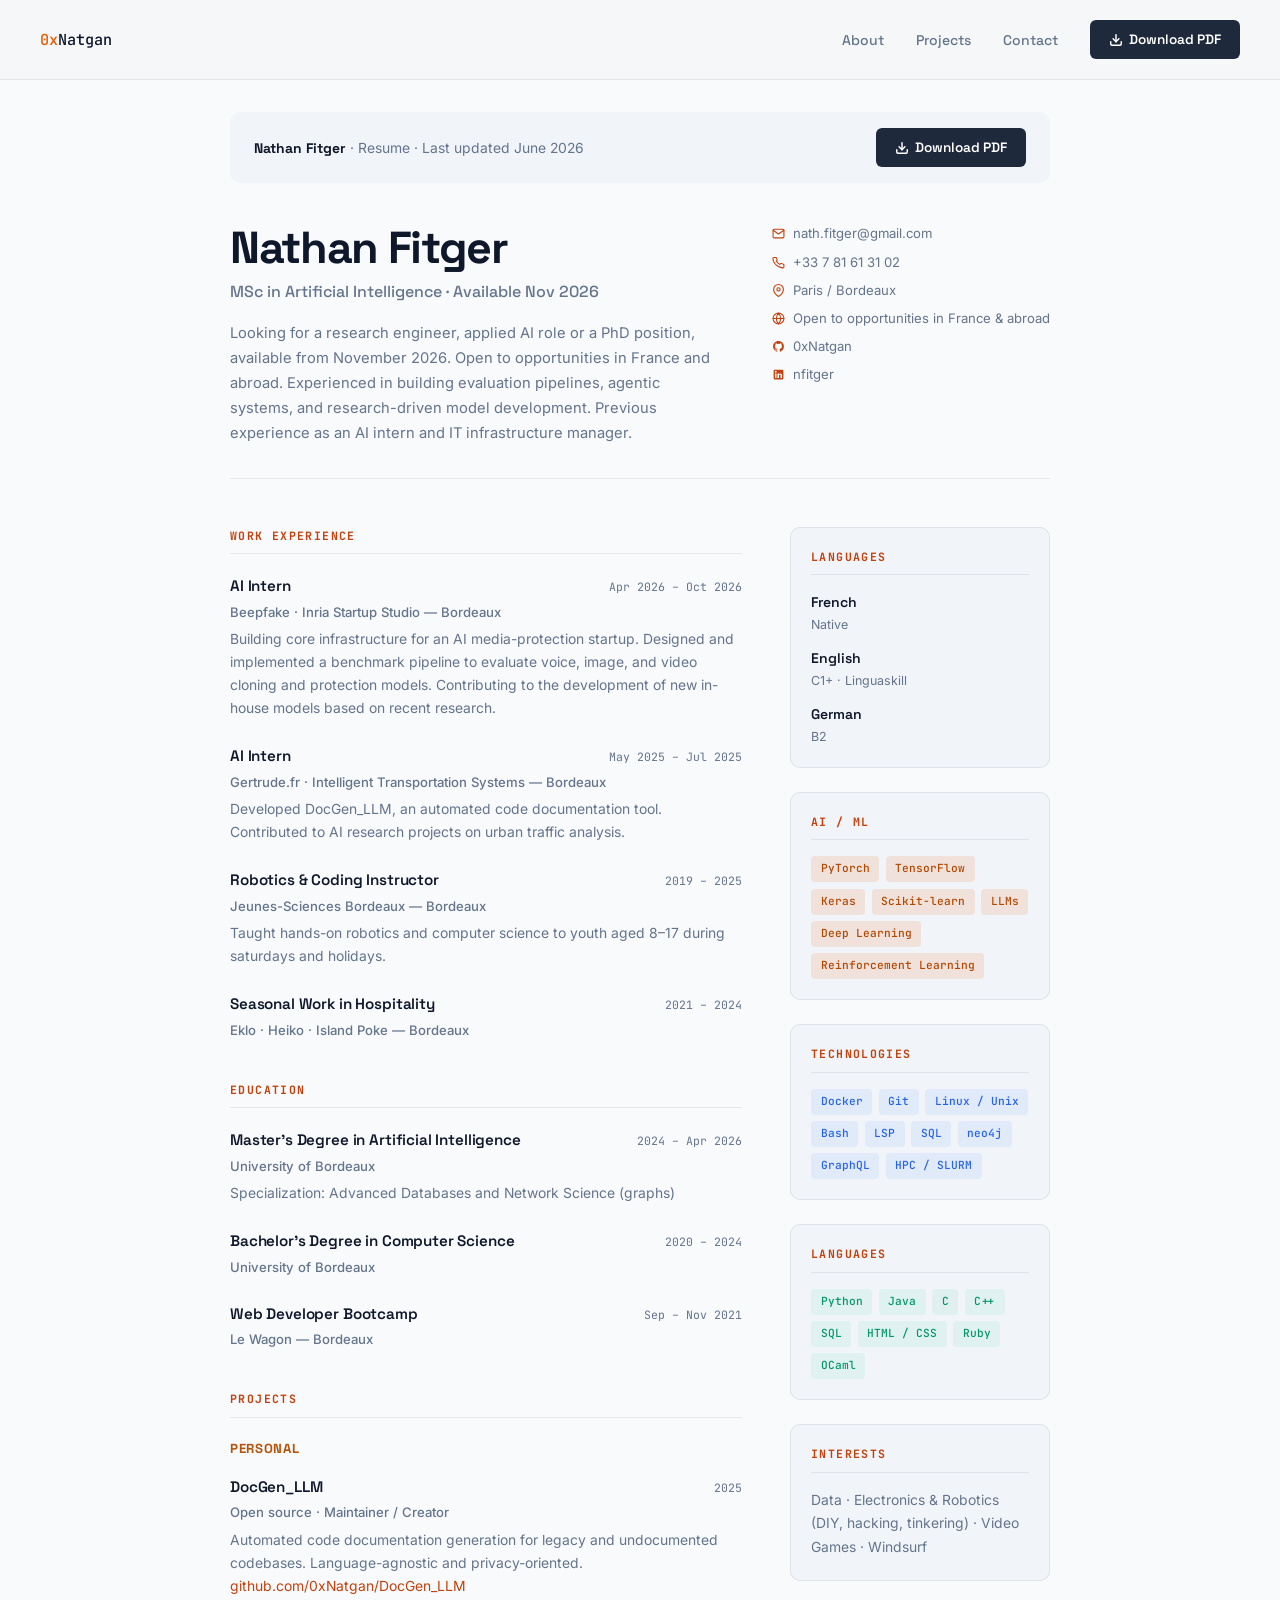
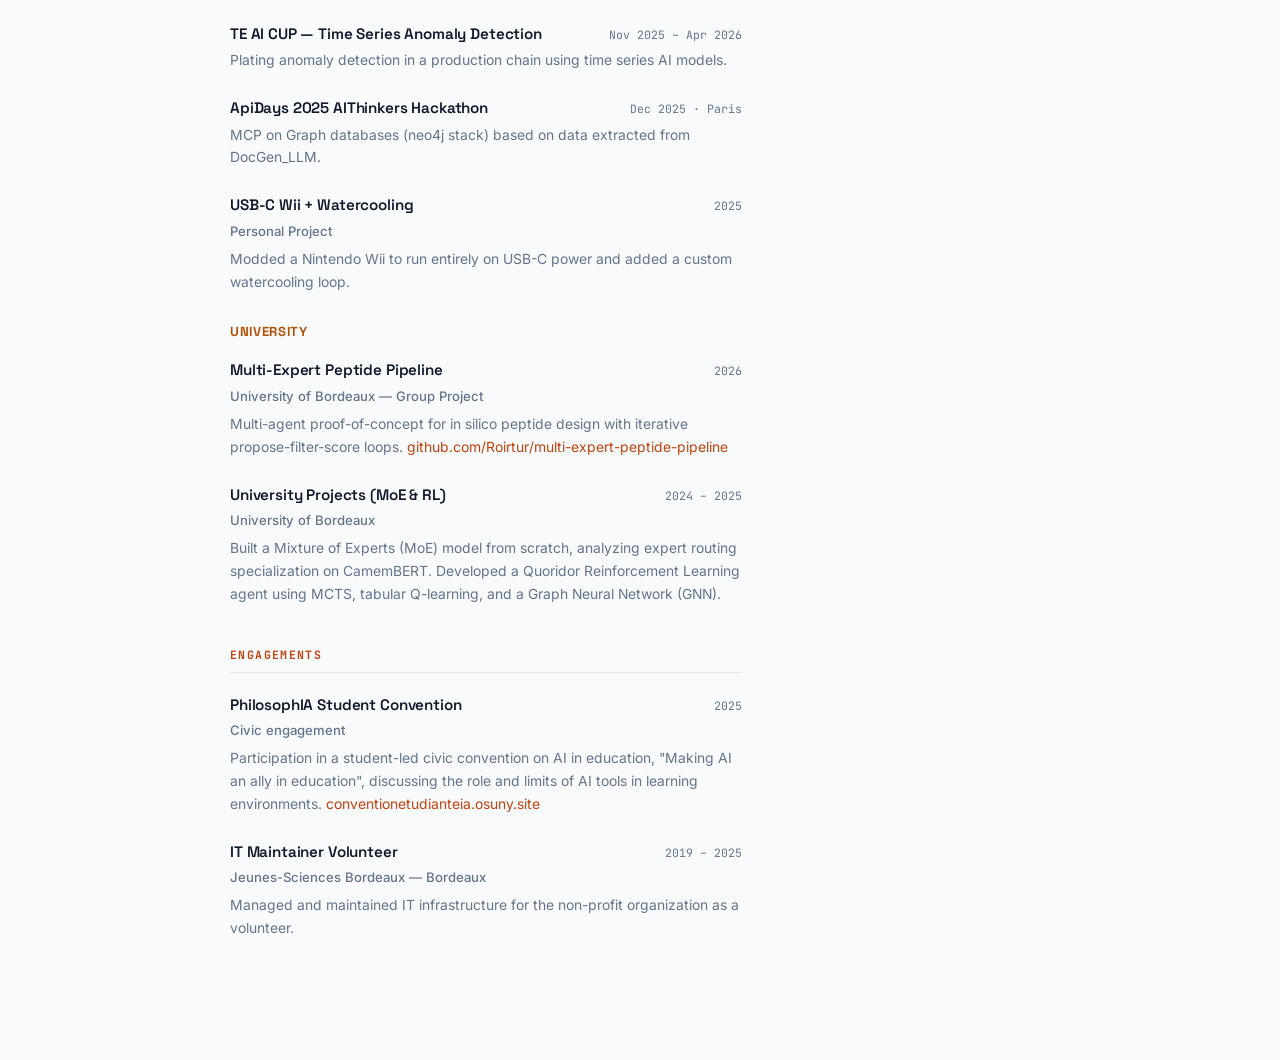
<file: resume.html>
<!DOCTYPE html>
<html lang="en">

<head>
  <meta charset="UTF-8" />
  <meta name="viewport" content="width=device-width, initial-scale=1.0" />
  <title>Resume — 0xNatgan</title>
  <link rel="preconnect" href="https://fonts.googleapis.com" />
  <link rel="preconnect" href="https://fonts.gstatic.com" crossorigin />
  <link
    href="https://fonts.googleapis.com/css2?family=Space+Grotesk:wght@300;400;500;600;700&family=Inter:wght@400;500&family=JetBrains+Mono:wght@400;500&display=swap"
    rel="stylesheet" />
  <style>
    *,
    *::before,
    *::after {
      box-sizing: border-box;
      margin: 0;
      padding: 0;
    }

    :root {
      --bg: #F8FAFC;
      --surface: #F1F5F9;
      --text: #0F172A;
      --muted: #64748B;
      --accent: #1E293B;
      --accent-2: #e65c00;
      --accent-warm: #c2410c;
      --accent-warm-muted: #b45309;
      --accent-light: rgba(230, 92, 0, 0.12);
      --border: rgba(15, 23, 42, 0.08);
      --mono: 'JetBrains Mono', monospace;
      --sans: 'Space Grotesk', sans-serif;
      --body: 'Inter', sans-serif;
    }

    html {
      scroll-behavior: smooth;
    }

    body {
      background: var(--bg);
      color: var(--text);
      font-family: var(--body);
      line-height: 1.6;
      -webkit-font-smoothing: antialiased;
    }

    /* ─── NAV ─── */
    nav {
      position: fixed;
      top: 0;
      left: 0;
      right: 0;
      z-index: 100;
      display: flex;
      justify-content: space-between;
      align-items: center;
      padding: 1.25rem 2.5rem;
      background: rgba(244, 247, 249, 0.9);
      backdrop-filter: blur(12px);
      border-bottom: 1px solid var(--border);
    }

    .nav-logo {
      font-family: var(--mono);
      font-size: 0.95rem;
      font-weight: 500;
      color: var(--text);
      text-decoration: none;
    }

    .nav-logo .prefix {
      color: var(--accent-2);
    }

    nav ul {
      list-style: none;
      display: flex;
      gap: 2rem;
      align-items: center;
    }

    nav ul a {
      font-family: var(--sans);
      font-size: 0.875rem;
      font-weight: 500;
      color: var(--muted);
      text-decoration: none;
      transition: color 0.2s;
    }

    nav ul a:hover {
      color: var(--accent-2);
    }

    .btn {
      font-family: var(--sans);
      font-size: 0.85rem;
      font-weight: 500;
      padding: 0.55rem 1.2rem;
      border-radius: 6px;
      text-decoration: none;
      transition: all 0.2s;
      display: inline-flex;
      align-items: center;
      gap: 0.35rem;
    }

    .btn-primary {
      background: var(--accent);
      color: #fff;
      font-weight: 600;
    }

    .btn-primary:hover {
      background: var(--accent-2);
      transform: translateY(-1px);
    }

    .btn-ghost {
      border: 1.5px solid var(--border);
      color: var(--text);
      background: transparent;
    }

    .btn-ghost:hover {
      border-color: var(--accent-2);
      color: var(--accent-2);
      transform: translateY(-1px);
    }

    /* ─── LAYOUT ─── */
    .page {
      max-width: 900px;
      margin: 0 auto;
      padding: 7rem 2.5rem 5rem;
    }

    /* ─── HEADER ─── */
    .resume-header {
      display: flex;
      justify-content: space-between;
      align-items: flex-start;
      gap: 2rem;
      margin-bottom: 3rem;
      padding-bottom: 2rem;
      border-bottom: 1px solid var(--border);
      flex-wrap: wrap;
    }

    .resume-header-left h1 {
      font-family: var(--sans);
      font-size: clamp(1.8rem, 4vw, 2.8rem);
      font-weight: 700;
      letter-spacing: -0.03em;
      line-height: 1.1;
      margin-bottom: 0.4rem;
    }

    .resume-header-left h1 .prefix {
      font-family: var(--mono);
      font-weight: 400;
      color: var(--accent-warm);
      font-size: 0.65em;
    }

    .resume-title {
      font-family: var(--sans);
      font-size: 1rem;
      font-weight: 500;
      color: var(--muted);
      margin-bottom: 1rem;
    }

    .resume-summary {
      font-size: 0.92rem;
      color: var(--muted);
      max-width: 480px;
      line-height: 1.7;
    }

    .resume-header-right {
      display: flex;
      flex-direction: column;
      gap: 0.45rem;
      min-width: 200px;
    }

    .contact-item {
      display: flex;
      align-items: center;
      gap: 0.5rem;
      font-size: 0.82rem;
      color: var(--muted);
      font-family: var(--body);
    }

    .contact-item svg {
      flex-shrink: 0;
      color: var(--accent-warm);
    }

    .contact-item a {
      color: var(--muted);
      text-decoration: none;
    }

    .contact-item a:hover {
      color: var(--accent-warm);
    }

    /* ─── RESUME BODY ─── */
    .resume-body {
      display: grid;
      grid-template-columns: 1fr 260px;
      gap: 3rem;
      align-items: start;
    }

    /* ─── SECTIONS ─── */
    .resume-section {
      margin-bottom: 2.5rem;
    }

    .resume-section-title {
      font-family: var(--mono);
      font-size: 0.72rem;
      color: var(--accent-warm);
      letter-spacing: 0.12em;
      text-transform: uppercase;
      margin-bottom: 1.25rem;
      padding-bottom: 0.5rem;
      border-bottom: 1px solid var(--border);
    }

    .resume-subsection-title {
      font-family: var(--sans);
      font-size: 0.82rem;
      text-transform: uppercase;
      letter-spacing: 0.05em;
      color: var(--accent-warm-muted);
      margin: 1.75rem 0 1rem 0;
    }

    .resume-subsection-title:first-of-type {
      margin-top: 0;
    }

    /* ─── TIMELINE ENTRIES ─── */
    .entry {
      margin-bottom: 1.5rem;
    }

    .entry:last-child {
      margin-bottom: 0;
    }

    .entry-header {
      display: flex;
      justify-content: space-between;
      align-items: baseline;
      gap: 0.75rem;
      flex-wrap: wrap;
      margin-bottom: 0.2rem;
    }

    .entry-title {
      font-family: var(--sans);
      font-size: 0.95rem;
      font-weight: 600;
      letter-spacing: -0.01em;
    }

    .entry-date {
      font-family: var(--mono);
      font-size: 0.72rem;
      color: var(--muted);
      white-space: nowrap;
      flex-shrink: 0;
    }

    .entry-org {
      font-size: 0.82rem;
      color: var(--muted);
      font-weight: 500;
      margin-bottom: 0.35rem;
    }

    .entry-desc {
      font-size: 0.87rem;
      color: var(--muted);
      line-height: 1.65;
    }

    .entry-desc a {
      color: var(--accent-warm);
      text-decoration: none;
    }

    .entry-desc a:hover {
      text-decoration: underline;
    }

    /* ─── SIDEBAR ─── */
    .sidebar-block {
      background: var(--surface);
      border: 1px solid var(--border);
      border-radius: 10px;
      padding: 1.25rem;
      margin-bottom: 1.5rem;
    }

    .sidebar-block:last-child {
      margin-bottom: 0;
    }

    .sidebar-title {
      font-family: var(--mono);
      font-size: 0.72rem;
      color: var(--accent-warm);
      letter-spacing: 0.12em;
      text-transform: uppercase;
      margin-bottom: 1rem;
      padding-bottom: 0.5rem;
      border-bottom: 1px solid var(--border);
    }

    /* Languages */
    .lang-item {
      margin-bottom: 0.75rem;
    }

    .lang-item:last-child {
      margin-bottom: 0;
    }

    .lang-name {
      font-family: var(--sans);
      font-size: 0.875rem;
      font-weight: 600;
      margin-bottom: 0.1rem;
    }

    .lang-level {
      font-size: 0.78rem;
      color: var(--muted);
    }

    /* Tags */
    .tag-cloud {
      display: flex;
      flex-wrap: wrap;
      gap: 0.4rem;
    }

    .tag {
      font-family: var(--mono);
      font-size: 0.7rem;
      padding: 0.25rem 0.6rem;
      border-radius: 4px;
      font-weight: 500;
    }

    .tag-blue {
      background: rgba(37, 99, 235, 0.08);
      color: #2563eb;
    }

    .tag-cyan {
      background: rgba(30, 41, 59, 0.06);
      color: #475569;
    }

    .tag-orange {
      background: rgba(230, 92, 0, 0.12);
      color: #b34700;
    }

    .tag-dark {
      background: rgba(15, 23, 42, 0.08);
      color: #0f172a;
    }

    .tag-green {
      background: rgba(16, 185, 129, 0.08);
      color: #059669;
    }

    /* Hobbies */
    .hobbies-list {
      font-size: 0.87rem;
      color: var(--muted);
      line-height: 1.7;
    }

    /* ─── PRINT / DOWNLOAD BAR ─── */
    .download-bar {
      display: flex;
      align-items: center;
      justify-content: space-between;
      background: var(--surface);
      border-radius: 10px;
      padding: 1rem 1.5rem;
      margin-bottom: 2.5rem;
      flex-wrap: wrap;
      gap: 1rem;
    }

    .download-bar p {
      font-size: 0.87rem;
      color: var(--muted);
    }

    .download-bar strong {
      color: var(--text);
      font-family: var(--sans);
    }

    /* ─── REVEAL ─── */
    .reveal {
      opacity: 0;
      transform: translateY(14px);
      transition: opacity 0.5s ease, transform 0.5s ease;
    }

    .reveal.visible {
      opacity: 1;
      transform: none;
    }

    /* ─── RESPONSIVE ─── */
    @media (max-width: 680px) {
      nav {
        padding: 1rem 1.25rem;
      }

      .page {
        padding-left: 1.25rem;
        padding-right: 1.25rem;
      }

      .resume-body {
        grid-template-columns: 1fr;
      }

      .resume-header {
        flex-direction: column;
      }
    }

    @media (prefers-reduced-motion: reduce) {
      .reveal {
        transition: none;
      }
    }

    @media print {

      nav,
      .download-bar {
        display: none;
      }

      .page {
        padding-top: 1rem;
      }

      .reveal {
        opacity: 1;
        transform: none;
      }
    }
  </style>
</head>

<body>

  <nav>
    <a href="index.html" class="nav-logo"><span class="prefix">0x</span>Natgan</a>
    <ul>
      <li><a href="index.html#about">About</a></li>
      <li><a href="index.html#projects">Projects</a></li>
      <li><a href="index.html#contact">Contact</a></li>
      <li>
        <!-- Update href to point to your PDF file once hosted -->
        <a href="CV_en_Nathan_Fitger.pdf" download class="btn btn-primary">
          <svg width="14" height="14" viewBox="0 0 24 24" fill="none" stroke="currentColor" stroke-width="2.5"
            stroke-linecap="round" stroke-linejoin="round">
            <path d="M21 15v4a2 2 0 0 1-2 2H5a2 2 0 0 1-2-2v-4" />
            <polyline points="7 10 12 15 17 10" />
            <line x1="12" y1="15" x2="12" y2="3" />
          </svg>
          Download PDF
        </a>
      </li>
    </ul>
  </nav>

  <div class="page">

    <!-- Download nudge bar -->
    <div class="download-bar reveal">
      <p><strong>Nathan Fitger</strong> · Resume · Last updated June 2026</p>
      <a href="CV_en_Nathan_Fitger.pdf" download class="btn btn-primary">
        <svg width="14" height="14" viewBox="0 0 24 24" fill="none" stroke="currentColor" stroke-width="2.5"
          stroke-linecap="round" stroke-linejoin="round">
          <path d="M21 15v4a2 2 0 0 1-2 2H5a2 2 0 0 1-2-2v-4" />
          <polyline points="7 10 12 15 17 10" />
          <line x1="12" y1="15" x2="12" y2="3" />
        </svg>
        Download PDF
      </a>
    </div>

    <!-- Header -->
    <div class="resume-header reveal">
      <div class="resume-header-left">
        <h1>Nathan Fitger</h1>
        <p class="resume-title">MSc in Artificial Intelligence · Available Nov 2026</p>
        <p class="resume-summary">
          Looking for a research engineer, applied AI role or a PhD position, available from November 2026.
          Open to opportunities in France and abroad.
          Experienced in building evaluation pipelines, agentic systems, and
          research-driven model development. Previous experience as an AI intern and
          IT infrastructure manager.
        </p>
      </div>
      <div class="resume-header-right">
        <div class="contact-item">
          <svg width="13" height="13" viewBox="0 0 24 24" fill="none" stroke="currentColor" stroke-width="2"
            stroke-linecap="round" stroke-linejoin="round">
            <path d="M4 4h16c1.1 0 2 .9 2 2v12c0 1.1-.9 2-2 2H4c-1.1 0-2-.9-2-2V6c0-1.1.9-2 2-2z" />
            <polyline points="22,6 12,13 2,6" />
          </svg>
          <a href="mailto:nath.fitger@gmail.com">nath.fitger@gmail.com</a>
        </div>
        <div class="contact-item">
          <svg width="13" height="13" viewBox="0 0 24 24" fill="none" stroke="currentColor" stroke-width="2"
            stroke-linecap="round" stroke-linejoin="round">
            <path
              d="M22 16.92v3a2 2 0 0 1-2.18 2 19.79 19.79 0 0 1-8.63-3.07A19.5 19.5 0 0 1 4.69 13.4a19.79 19.79 0 0 1-3.07-8.67A2 2 0 0 1 3.6 2.69h3a2 2 0 0 1 2 1.72c.127.96.361 1.903.7 2.81a2 2 0 0 1-.45 2.11L7.91 9.16a16 16 0 0 0 6.29 6.29l.94-.94a2 2 0 0 1 2.11-.45c.907.339 1.85.573 2.81.7A2 2 0 0 1 22 16.92z" />
          </svg>
          +33 7 81 61 31 02
        </div>
        <div class="contact-item">
          <svg width="13" height="13" viewBox="0 0 24 24" fill="none" stroke="currentColor" stroke-width="2"
            stroke-linecap="round" stroke-linejoin="round">
            <path d="M21 10c0 7-9 13-9 13s-9-6-9-13a9 9 0 0 1 18 0z" />
            <circle cx="12" cy="10" r="3" />
          </svg>
          Paris / Bordeaux
        </div>
        <div class="contact-item">
          <svg width="13" height="13" viewBox="0 0 24 24" fill="none" stroke="currentColor" stroke-width="2"
            stroke-linecap="round" stroke-linejoin="round">
            <circle cx="12" cy="12" r="10" />
            <line x1="2" y1="12" x2="22" y2="12" />
            <path d="M12 2a15.3 15.3 0 0 1 4 10 15.3 15.3 0 0 1-4 10 15.3 15.3 0 0 1-4-10 15.3 15.3 0 0 1 4-10z" />
          </svg>
          Open to opportunities in France &amp; abroad
        </div>
        <div class="contact-item">
          <svg width="13" height="13" viewBox="0 0 24 24" fill="currentColor">
            <path
              d="M12 2C6.477 2 2 6.477 2 12c0 4.42 2.865 8.17 6.839 9.49.5.092.682-.217.682-.482 0-.237-.008-.866-.013-1.7-2.782.604-3.369-1.34-3.369-1.34-.454-1.156-1.11-1.463-1.11-1.463-.908-.62.069-.608.069-.608 1.003.07 1.531 1.03 1.531 1.03.892 1.529 2.341 1.087 2.91.832.092-.647.35-1.088.636-1.338-2.22-.253-4.555-1.11-4.555-4.943 0-1.091.39-1.984 1.029-2.683-.103-.253-.446-1.27.098-2.647 0 0 .84-.269 2.75 1.025A9.578 9.578 0 0 1 12 6.836c.85.004 1.705.114 2.504.336 1.909-1.294 2.747-1.025 2.747-1.025.546 1.377.202 2.394.1 2.647.64.699 1.028 1.592 1.028 2.683 0 3.842-2.339 4.687-4.566 4.935.359.309.678.919.678 1.852 0 1.336-.012 2.415-.012 2.743 0 .267.18.578.688.48C19.138 20.167 22 16.418 22 12c0-5.523-4.477-10-10-10z" />
          </svg>
          <a href="https://github.com/0xNatgan" target="_blank">0xNatgan</a>
        </div>
        <div class="contact-item">
          <svg width="13" height="13" viewBox="0 0 24 24" fill="currentColor">
            <path
              d="M19 3a2 2 0 0 1 2 2v14a2 2 0 0 1-2 2H5a2 2 0 0 1-2-2V5a2 2 0 0 1 2-2h14m-.5 15.5v-5.3a3.26 3.26 0 0 0-3.26-3.26c-.85 0-1.84.52-2.32 1.3v-1.11h-2.79v8.37h2.79v-4.93c0-.77.62-1.4 1.39-1.4a1.4 1.4 0 0 1 1.4 1.4v4.93h2.79M6.88 8.56a1.68 1.68 0 0 0 1.68-1.68c0-.93-.75-1.69-1.68-1.69a1.69 1.69 0 0 0-1.69 1.69c0 .93.76 1.68 1.69 1.68m1.39 9.94v-8.37H5.5v8.37h2.77z" />
          </svg>
          <a href="https://linkedin.com/in/nfitger" target="_blank">nfitger</a>
        </div>
      </div>
    </div>

    <!-- Body: main + sidebar -->
    <div class="resume-body">

      <!-- MAIN COLUMN -->
      <div>

        <!-- Work Experience -->
        <div class="resume-section reveal">
          <h2 class="resume-section-title">Work Experience</h2>

          <div class="entry">
            <div class="entry-header">
              <span class="entry-title">AI Intern</span>
              <span class="entry-date">Apr 2026 – Oct 2026</span>
            </div>
            <div class="entry-org">Beepfake · Inria Startup Studio — Bordeaux</div>
            <p class="entry-desc">
              Building core infrastructure for an AI media-protection startup.
              Designed and implemented a benchmark pipeline to evaluate voice, image,
              and video cloning and protection models. Contributing to the development
              of new in-house models based on recent research.
            </p>
          </div>

          <div class="entry">
            <div class="entry-header">
              <span class="entry-title">AI Intern</span>
              <span class="entry-date">May 2025 – Jul 2025</span>
            </div>
            <div class="entry-org">Gertrude.fr · Intelligent Transportation Systems — Bordeaux</div>
            <p class="entry-desc">
              Developed DocGen_LLM, an automated code documentation tool. Contributed to
              AI research projects on urban traffic analysis.
            </p>
          </div>

          <div class="entry">
            <div class="entry-header">
              <span class="entry-title">Robotics & Coding Instructor</span>
              <span class="entry-date">2019 – 2025</span>
            </div>
            <div class="entry-org">Jeunes-Sciences Bordeaux — Bordeaux</div>
            <p class="entry-desc">
              Taught hands-on robotics and computer science to youth aged 8–17 during saturdays and holidays.
            </p>
          </div>

          <div class="entry">
            <div class="entry-header">
              <span class="entry-title">Seasonal Work in Hospitality</span>
              <span class="entry-date">2021 – 2024</span>
            </div>
            <div class="entry-org">Eklo · Heiko · Island Poke — Bordeaux</div>
          </div>
        </div>

        <!-- Education -->
        <div class="resume-section reveal">
          <h2 class="resume-section-title">Education</h2>

          <div class="entry">
            <div class="entry-header">
              <span class="entry-title">Master's Degree in Artificial Intelligence</span>
              <span class="entry-date">2024 – Apr 2026</span>
            </div>
            <div class="entry-org">University of Bordeaux</div>
            <p class="entry-desc">Specialization: Advanced Databases and Network Science (graphs)</p>
          </div>

          <div class="entry">
            <div class="entry-header">
              <span class="entry-title">Bachelor's Degree in Computer Science</span>
              <span class="entry-date">2020 – 2024</span>
            </div>
            <div class="entry-org">University of Bordeaux</div>
          </div>

          <div class="entry">
            <div class="entry-header">
              <span class="entry-title">Web Developer Bootcamp</span>
              <span class="entry-date">Sep – Nov 2021</span>
            </div>
            <div class="entry-org">Le Wagon — Bordeaux</div>
          </div>
        </div>

        <!-- Projects -->
        <div class="resume-section reveal">
          <h2 class="resume-section-title">Projects</h2>

          <h3 class="resume-subsection-title">Personal</h3>

          <div class="entry">
            <div class="entry-header">
              <span class="entry-title">DocGen_LLM</span>
              <span class="entry-date">2025</span>
            </div>
            <div class="entry-org">Open source · Maintainer / Creator</div>
            <p class="entry-desc">
              Automated code documentation generation for legacy and undocumented codebases.
              Language-agnostic and privacy-oriented. <a href="https://github.com/0xNatgan/DocGen_LLM"
                target="_blank">github.com/0xNatgan/DocGen_LLM</a>
            </p>
          </div>

          <div class="entry">
            <div class="entry-header">
              <span class="entry-title">TE AI CUP — Time Series Anomaly Detection</span>
              <span class="entry-date">Nov 2025 – Apr 2026</span>
            </div>
            <p class="entry-desc">Plating anomaly detection in a production chain using time series AI models.</p>
          </div>

          <div class="entry">
            <div class="entry-header">
              <span class="entry-title">ApiDays 2025 AIThinkers Hackathon</span>
              <span class="entry-date">Dec 2025 · Paris</span>
            </div>
            <p class="entry-desc">MCP on Graph databases (neo4j stack) based on data extracted from DocGen_LLM.</p>
          </div>

          <div class="entry">
            <div class="entry-header">
              <span class="entry-title">USB-C Wii + Watercooling</span>
              <span class="entry-date">2025</span>
            </div>
            <div class="entry-org">Personal Project</div>
            <p class="entry-desc">
              Modded a Nintendo Wii to run entirely on USB-C power and added a custom watercooling loop.
            </p>
          </div>

          <h3 class="resume-subsection-title">University</h3>

          <div class="entry">
            <div class="entry-header">
              <span class="entry-title">Multi-Expert Peptide Pipeline</span>
              <span class="entry-date">2026</span>
            </div>
            <div class="entry-org">University of Bordeaux — Group Project</div>
            <p class="entry-desc">
              Multi-agent proof-of-concept for in silico peptide design with iterative
              propose-filter-score loops. <a href="https://github.com/Roirtur/multi-expert-peptide-pipeline"
                target="_blank">github.com/Roirtur/multi-expert-peptide-pipeline</a>
            </p>
          </div>

          <div class="entry">
            <div class="entry-header">
              <span class="entry-title">University Projects (MoE &amp; RL)</span>
              <span class="entry-date">2024 – 2025</span>
            </div>
            <div class="entry-org">University of Bordeaux</div>
            <p class="entry-desc">
              Built a Mixture of Experts (MoE) model from scratch, analyzing expert routing specialization on CamemBERT.
              Developed a Quoridor Reinforcement Learning agent using MCTS, tabular Q-learning, and a Graph Neural
              Network (GNN).
            </p>
          </div>
        </div>

        <!-- Engagements -->
        <div class="resume-section reveal">
          <h2 class="resume-section-title">Engagements</h2>

          <div class="entry">
            <div class="entry-header">
              <span class="entry-title">PhilosophIA Student Convention</span>
              <span class="entry-date">2025</span>
            </div>
            <div class="entry-org">Civic engagement</div>
            <p class="entry-desc">
              Participation in a student-led civic convention on AI in education, "Making AI an ally in education",
              discussing the role and limits of AI tools in learning environments. <a
                href="https://conventionetudianteia.osuny.site/" target="_blank">conventionetudianteia.osuny.site</a>
            </p>
          </div>

          <div class="entry">
            <div class="entry-header">
              <span class="entry-title">IT Maintainer Volunteer</span>
              <span class="entry-date">2019 – 2025</span>
            </div>
            <div class="entry-org">Jeunes-Sciences Bordeaux — Bordeaux</div>
            <p class="entry-desc">
              Managed and maintained IT infrastructure for the non-profit organization as a volunteer.
            </p>
          </div>
        </div>

      </div>

      <!-- SIDEBAR -->
      <div>

        <div class="sidebar-block reveal">
          <h3 class="sidebar-title">Languages</h3>
          <div class="lang-item">
            <div class="lang-name">French</div>
            <div class="lang-level">Native</div>
          </div>
          <div class="lang-item">
            <div class="lang-name">English</div>
            <div class="lang-level">C1+ · Linguaskill</div>
          </div>
          <div class="lang-item">
            <div class="lang-name">German</div>
            <div class="lang-level">B2</div>
          </div>
        </div>

        <div class="sidebar-block reveal">
          <h3 class="sidebar-title">AI / ML</h3>
          <div class="tag-cloud">
            <span class="tag tag-orange">PyTorch</span>
            <span class="tag tag-orange">TensorFlow</span>
            <span class="tag tag-orange">Keras</span>
            <span class="tag tag-orange">Scikit-learn</span>
            <span class="tag tag-orange">LLMs</span>
            <span class="tag tag-orange">Deep Learning</span>
            <span class="tag tag-orange">Reinforcement Learning</span>
          </div>
        </div>

        <div class="sidebar-block reveal">
          <h3 class="sidebar-title">Technologies</h3>
          <div class="tag-cloud">
            <span class="tag tag-blue">Docker</span>
            <span class="tag tag-blue">Git</span>
            <span class="tag tag-blue">Linux / Unix</span>
            <span class="tag tag-blue">Bash</span>
            <span class="tag tag-blue">LSP</span>
            <span class="tag tag-blue">SQL</span>
            <span class="tag tag-blue">neo4j</span>
            <span class="tag tag-blue">GraphQL</span>
            <span class="tag tag-blue">HPC / SLURM</span>
          </div>
        </div>

        <div class="sidebar-block reveal">
          <h3 class="sidebar-title">Languages</h3>
          <div class="tag-cloud">
            <span class="tag tag-green">Python</span>
            <span class="tag tag-green">Java</span>
            <span class="tag tag-green">C</span>
            <span class="tag tag-green">C++</span>
            <span class="tag tag-green">SQL</span>
            <span class="tag tag-green">HTML / CSS</span>
            <span class="tag tag-green">Ruby</span>
            <span class="tag tag-green">OCaml</span>
          </div>
        </div>

        <div class="sidebar-block reveal">
          <h3 class="sidebar-title">Interests</h3>
          <p class="hobbies-list">Data · Electronics & Robotics (DIY, hacking, tinkering) · Video Games · Windsurf</p>
        </div>

      </div>
    </div>
  </div>

  <script>
    const observer = new IntersectionObserver((entries) => {
      entries.forEach(e => {
        if (e.isIntersecting) {
          e.target.classList.add('visible');
          observer.unobserve(e.target);
        }
      });
    }, { threshold: 0.08, rootMargin: '0px 0px -30px 0px' });
    document.querySelectorAll('.reveal').forEach(el => observer.observe(el));
  </script>
</body>

</html>
</file>
